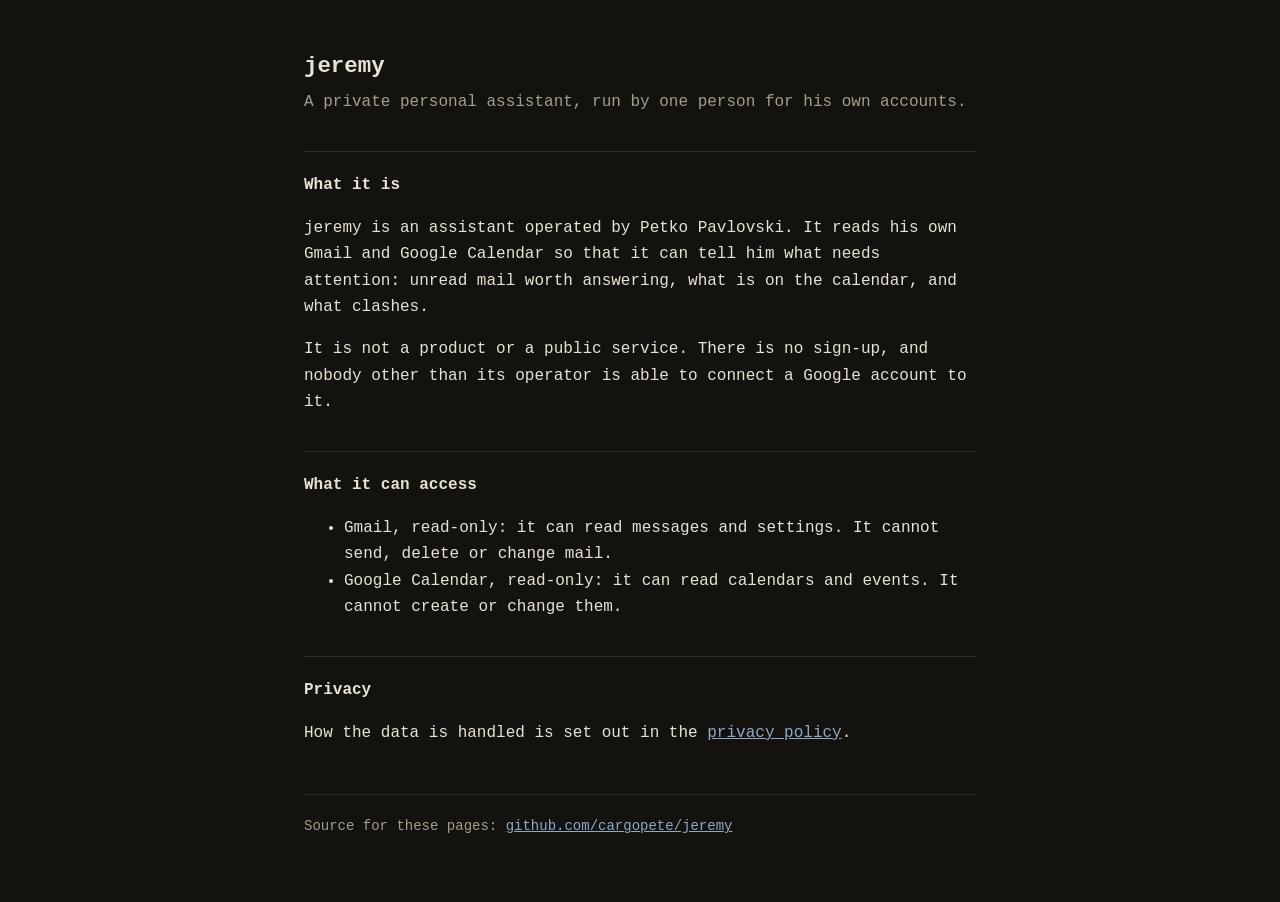
<file: index.html>
<!doctype html>
<html lang="en">
<head>
  <meta charset="utf-8">
  <meta name="viewport" content="width=device-width, initial-scale=1">
  <title>jeremy</title>
  <meta name="description" content="jeremy is a private personal assistant operated by Petko Pavlovski for his own accounts.">
  <link rel="stylesheet" href="style.css">
</head>
<body>
<main>
  <h1>jeremy</h1>
  <p class="lede">A private personal assistant, run by one person for his own accounts.</p>

  <h2>What it is</h2>
  <p>jeremy is an assistant operated by Petko Pavlovski. It reads his own Gmail and Google Calendar so that it can tell him what needs attention: unread mail worth answering, what is on the calendar, and what clashes.</p>
  <p>It is not a product or a public service. There is no sign-up, and nobody other than its operator is able to connect a Google account to it.</p>

  <h2>What it can access</h2>
  <ul>
    <li>Gmail, read-only: it can read messages and settings. It cannot send, delete or change mail.</li>
    <li>Google Calendar, read-only: it can read calendars and events. It cannot create or change them.</li>
  </ul>

  <h2>Privacy</h2>
  <p>How the data is handled is set out in the <a href="privacy">privacy policy</a>.</p>

  <footer>
    Source for these pages: <a href="https://github.com/cargopete/jeremy">github.com/cargopete/jeremy</a>
  </footer>
</main>
</body>
</html>
</file>
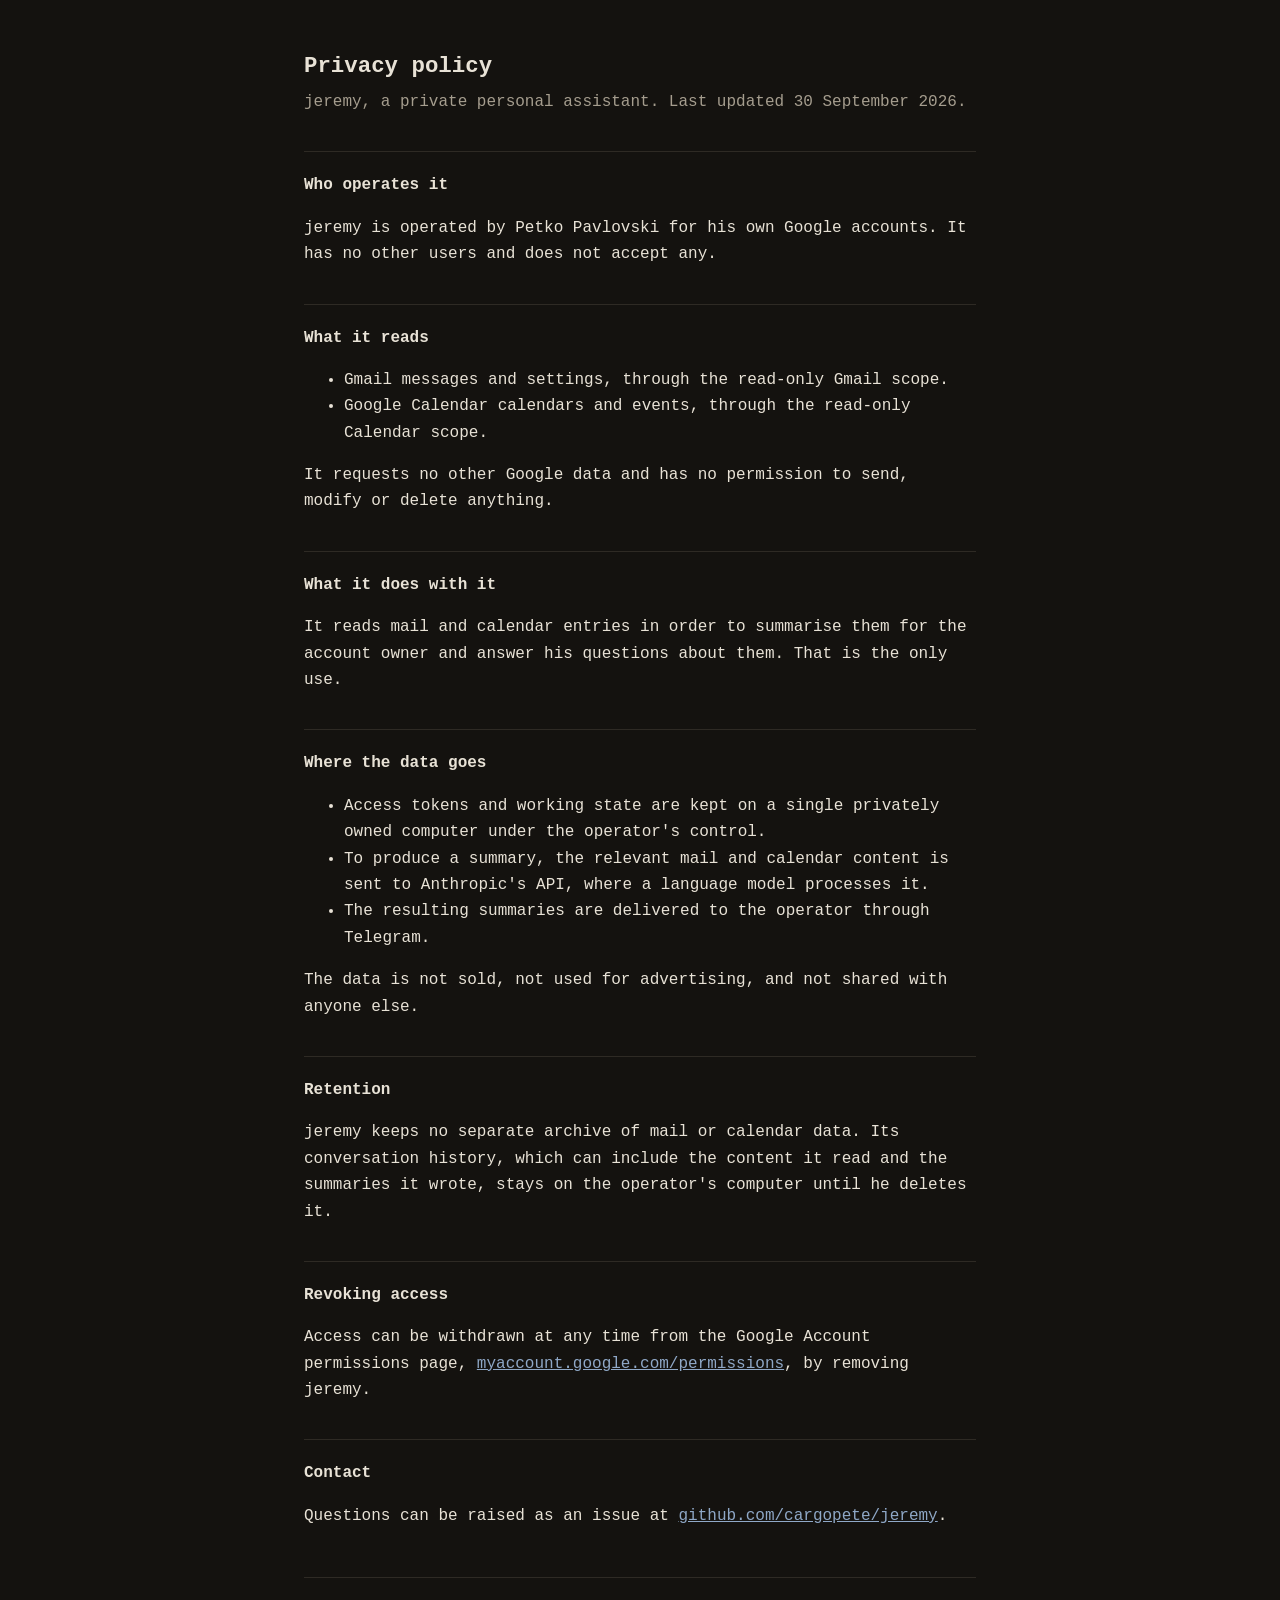
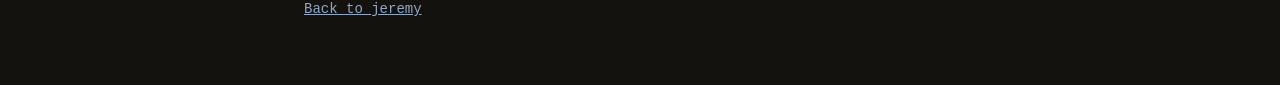
<file: privacy.html>
<!doctype html>
<html lang="en">
<head>
  <meta charset="utf-8">
  <meta name="viewport" content="width=device-width, initial-scale=1">
  <title>jeremy: privacy policy</title>
  <meta name="description" content="Privacy policy for jeremy, a private personal assistant operated by Petko Pavlovski.">
  <link rel="stylesheet" href="style.css">
</head>
<body>
<main>
  <h1>Privacy policy</h1>
  <p class="lede">jeremy, a private personal assistant. Last updated 30 September 2026.</p>

  <h2>Who operates it</h2>
  <p>jeremy is operated by Petko Pavlovski for his own Google accounts. It has no other users and does not accept any.</p>

  <h2>What it reads</h2>
  <ul>
    <li>Gmail messages and settings, through the read-only Gmail scope.</li>
    <li>Google Calendar calendars and events, through the read-only Calendar scope.</li>
  </ul>
  <p>It requests no other Google data and has no permission to send, modify or delete anything.</p>

  <h2>What it does with it</h2>
  <p>It reads mail and calendar entries in order to summarise them for the account owner and answer his questions about them. That is the only use.</p>

  <h2>Where the data goes</h2>
  <ul>
    <li>Access tokens and working state are kept on a single privately owned computer under the operator's control.</li>
    <li>To produce a summary, the relevant mail and calendar content is sent to Anthropic's API, where a language model processes it.</li>
    <li>The resulting summaries are delivered to the operator through Telegram.</li>
  </ul>
  <p>The data is not sold, not used for advertising, and not shared with anyone else.</p>

  <h2>Retention</h2>
  <p>jeremy keeps no separate archive of mail or calendar data. Its conversation history, which can include the content it read and the summaries it wrote, stays on the operator's computer until he deletes it.</p>

  <h2>Revoking access</h2>
  <p>Access can be withdrawn at any time from the Google Account permissions page, <a href="https://myaccount.google.com/permissions">myaccount.google.com/permissions</a>, by removing jeremy.</p>

  <h2>Contact</h2>
  <p>Questions can be raised as an issue at <a href="https://github.com/cargopete/jeremy/issues">github.com/cargopete/jeremy</a>.</p>

  <footer>
    <a href="./">Back to jeremy</a>
  </footer>
</main>
</body>
</html>
</file>
<file: style.css>
:root {
  --ground: #14120f;
  --ink: #e8e2d6;
  --faint: #a59d8e;
  --rule: #2e2a24;
  --link: #8fa8c7;
}

* { box-sizing: border-box; }

body {
  margin: 0;
  padding: 3rem 1rem 4rem;
  background: var(--ground);
  color: var(--ink);
  font: 16px/1.65 ui-monospace, "JetBrains Mono", Menlo, Consolas, monospace;
}

main { max-width: 42rem; margin: 0 auto; }

h1 { font-size: 1.4rem; margin: 0 0 0.25rem; }
h2 { font-size: 1rem; margin: 2.25rem 0 0.5rem; padding-top: 1.25rem; border-top: 1px solid var(--rule); }

p, li { color: var(--ink); }
.lede { color: var(--faint); margin-top: 0; }

a { color: var(--link); }

footer { margin-top: 3rem; padding-top: 1.25rem; border-top: 1px solid var(--rule); color: var(--faint); font-size: 0.875rem; }
</file>
